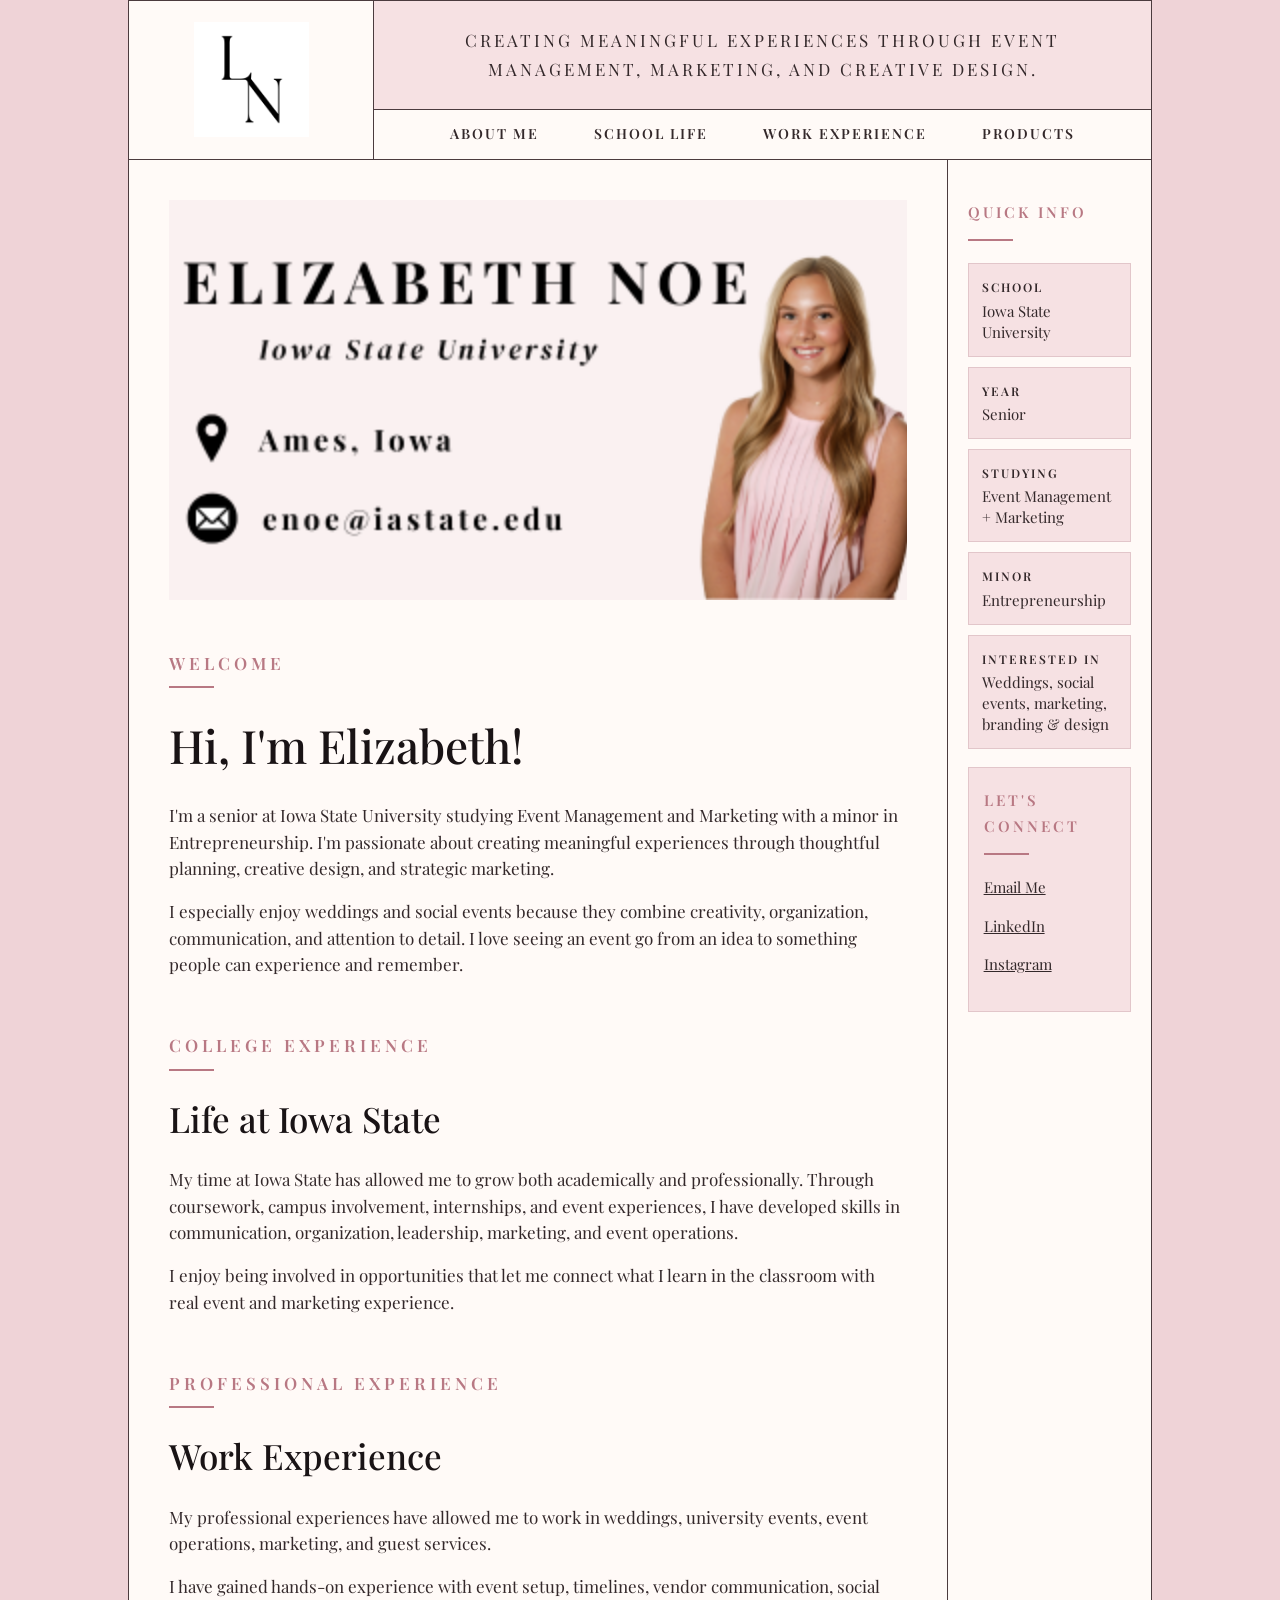
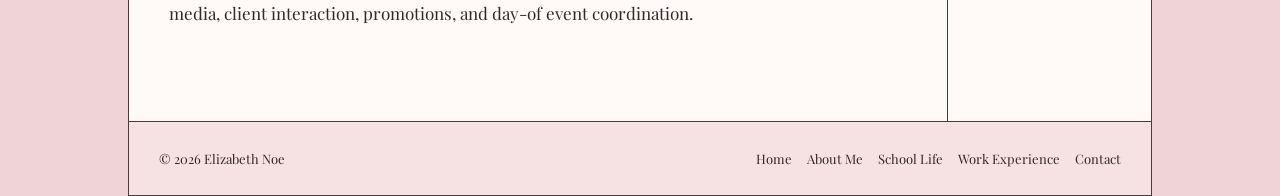
<file: index.html>
<!DOCTYPE html>
<html lang="en">

<head>
  <meta charset="UTF-8">
  <meta name="viewport" content="width=device-width, initial-scale=1.0">

  <title>Elizabeth Noe | Portfolio</title>

  <link rel="stylesheet" href="style.css">

  <link rel="preconnect" href="https://fonts.googleapis.com">
  <link rel="preconnect" href="https://fonts.gstatic.com" crossorigin>

  <link
    href="https://fonts.googleapis.com/css2?family=DM+Sans:wght@400;500;600&family=Playfair+Display:ital,wght@0,500;0,600;1,500&display=swap"
    rel="stylesheet"
  >
</head>


<body>

  <div class="site-wrapper">


    <!-- ======================
         TOP HEADER
    ======================= -->

    <header class="top-header">

      <!-- LOGO -->
      <div class="logo-area">
        <img src="logo.png" alt="Elizabeth Noe logo">
      </div>


      <!-- HEADER RIGHT -->
      <div class="header-right">

        <div class="tagline-area">
          <p>
            Creating meaningful experiences through event management,
            marketing, and creative design.
          </p>
        </div>

        <!-- JS navigation appears here -->
        <div id="navigation"></div>

      </div>

    </header>



    <!-- ======================
         MAIN CONTENT
    ======================= -->

    <div class="content-grid">


      <!-- CENTER CONTENT -->

      <main class="main-content">


        <!-- COVER IMAGE -->

        <div class="cover-image">

          <img
            src="cover-photo.png"
            alt="Elizabeth Noe portfolio cover"
          >

        </div>


        <!-- ABOUT ME -->

        <section id="about" class="content-section">

          <p class="section-label">
            WELCOME
          </p>

          <div class="short-line"></div>

          <h1>
            Hi, I'm Elizabeth!
          </h1>

          <p>
            I'm a senior at Iowa State University studying Event Management
            and Marketing with a minor in Entrepreneurship. I'm passionate
            about creating meaningful experiences through thoughtful
            planning, creative design, and strategic marketing.
          </p>

          <p>
            I especially enjoy weddings and social events because they
            combine creativity, organization, communication, and attention
            to detail. I love seeing an event go from an idea to something
            people can experience and remember.
          </p>

        </section>


        <!-- SCHOOL LIFE -->

        <section id="school" class="content-section">

          <p class="section-label">
            COLLEGE EXPERIENCE
          </p>

          <div class="short-line"></div>

          <h2>
            Life at Iowa State
          </h2>

          <p>
            My time at Iowa State has allowed me to grow both academically
            and professionally. Through coursework, campus involvement,
            internships, and event experiences, I have developed skills in
            communication, organization, leadership, marketing, and event
            operations.
          </p>

          <p>
            I enjoy being involved in opportunities that let me connect
            what I learn in the classroom with real event and marketing
            experience.
          </p>

        </section>



        <!-- WORK EXPERIENCE -->

        <section id="experience" class="content-section">

          <p class="section-label">
            PROFESSIONAL EXPERIENCE
          </p>

          <div class="short-line"></div>

          <h2>
            Work Experience
          </h2>

          <p>
            My professional experiences have allowed me to work in
            weddings, university events, event operations, marketing,
            and guest services.
          </p>

          <p>
            I have gained hands-on experience with event setup, timelines,
            vendor communication, social media, client interaction,
            promotions, and day-of event coordination.
          </p>

        </section>


      </main>



      <!-- RIGHT SIDEBAR -->

      <aside class="right-sidebar">


        <p class="sidebar-label">
          QUICK INFO
        </p>

        <div class="short-line"></div>


        <div class="info-card">

          <span>School</span>

          <p>
            Iowa State University
          </p>

        </div>


        <div class="info-card">

          <span>Year</span>

          <p>
            Senior
          </p>

        </div>


        <div class="info-card">

          <span>Studying</span>

          <p>
            Event Management + Marketing
          </p>

        </div>


        <div class="info-card">

          <span>Minor</span>

          <p>
            Entrepreneurship
          </p>

        </div>


        <div class="info-card">

          <span>Interested In</span>

          <p>
            Weddings, social events, marketing, branding & design
          </p>

        </div>



        <!-- CONNECT -->

        <div class="connect-card">

          <p class="sidebar-label">
            LET'S CONNECT
          </p>

          <div class="short-line"></div>

          <a href="mailto:enoe@iastate.edu">
            Email Me
          </a>

          <a href="#">
            LinkedIn
          </a>

          <a href="#">
            Instagram
          </a>

        </div>


      </aside>


    </div>



    <!-- ======================
         FOOTER
    ======================= -->

    <footer>

      <div>
        © 2026 Elizabeth Noe
      </div>

      <div class="footer-links">

        <a href="index.html">
          Home
        </a>

        <a href="#about">
          About Me
        </a>

        <a href="#school">
          School Life
        </a>

        <a href="#experience">
          Work Experience
        </a>

        <a href="mailto:enoe@iastate.edu">
          Contact
        </a>

      </div>

    </footer>


  </div>


  <script src="nav.js"></script>

</body>

</html>
</file>
<file: style.css>
/* =====================================
   COLOR PALETTE
===================================== */

:root {

  --outer-pink: #efd3d7;

  --very-light-pink: #fbf3f3;

  --light-pink: #f6e1e3;

  --soft-pink: #edcfd3;

  --rose: #b87883;

  --dark-rose: #985f69;

  --cream: #fffaf7;

  --white: #ffffff;

  --text: #33282a;

  --border: #4b3b3e;

}


/* =====================================
   BASIC PAGE SETTINGS
===================================== */

* {
  box-sizing: border-box;
}


html {
  scroll-behavior: smooth;
}


body {

  margin: 0;

  background-color: var(--outer-pink);

  color: var(--text);

  font-family: "DM Sans", sans-serif;

  line-height: 1.7;

}


/* =====================================
   MAIN SITE CONTAINER

   80% SITE WIDTH
   = 10% PINK EACH SIDE
===================================== */

.site-wrapper {

  width: 80%;

  margin: 0 auto;

  min-height: 100vh;

  background-color: var(--cream);

  border-left: 1px solid var(--border);

  border-right: 1px solid var(--border);

}


/* =====================================
   TOP HEADER
===================================== */

.top-header {

  display: grid;

  grid-template-columns: 24% 76%;

  border-top: 1px solid var(--border);

}


/* LOGO */

.logo-area {

  min-height: 150px;

  display: flex;

  align-items: center;

  justify-content: center;

  background-color: var(--cream);

  border-right: 1px solid var(--border);

  border-bottom: 1px solid var(--border);

}


.logo-area img {

  width: 115px;

  height: 115px;

  object-fit: contain;

}


/* RIGHT SIDE OF HEADER */

.header-right {

  display: flex;

  flex-direction: column;

}


.tagline-area {

  min-height: 100px;

  padding: 25px 45px;

  display: flex;

  align-items: center;

  justify-content: center;

  text-align: center;

  background-color: var(--light-pink);

  border-bottom: 1px solid var(--border);

}


.tagline-area p {

  max-width: 760px;

  margin: 0;

  color: var(--text);

  font-family: "Playfair Display", serif;

  font-size: 17px;

  letter-spacing: 3px;

  text-transform: uppercase;

  line-height: 1.7;

}


/* =====================================
   TOP NAVIGATION
===================================== */

.primary-nav {

  min-height: 50px;

  padding: 12px 20px;

  display: flex;

  align-items: center;

  justify-content: center;

  gap: 55px;

  background-color: var(--cream);

  border-bottom: 1px solid var(--border);

}


.primary-nav a {

  color: var(--text);

  text-decoration: none;

  font-family: "Playfair Display", serif;

  font-size: 14px;

  font-weight: 600;

  letter-spacing: 2px;

  text-transform: uppercase;

}


.primary-nav a:hover {

  color: var(--rose);

}


/* =====================================
   TWO COLUMN LAYOUT
===================================== */

.content-grid {

  display: grid;

  grid-template-columns: 80% 20%;

  align-items: stretch;

}


/* =====================================
   LEFT SIDEBAR
===================================== */

.left-sidebar {

  padding: 40px 25px;

  background-color: var(--cream);

  border-right: 1px solid var(--border);

}


.sidebar-label {

  margin: 0;

  color: var(--rose);

  font-family: "Playfair Display", serif;

  font-size: 15px;

  font-weight: 600;

  letter-spacing: 3px;

}


.short-line {

  width: 45px;

  height: 2px;

  margin: 14px 0 35px;

  background-color: var(--rose);

}


.left-sidebar > a {

  display: block;

  margin-bottom: 27px;

  color: var(--text);

  text-decoration: none;

  font-family: "Playfair Display", serif;

  font-size: 16px;

  letter-spacing: 1.6px;

  text-transform: uppercase;

}


.left-sidebar > a:hover {

  color: var(--rose);

}


.about-card {

  margin-top: 90px;

  padding: 22px;

  background-color: var(--light-pink);

  border: 1px solid #e3c4c9;

}


.about-card .short-line {

  margin-bottom: 22px;

}


.small-heading {

  margin: 0;

  color: var(--text);

  font-family: "Playfair Display", serif;

  font-size: 15px;

  letter-spacing: 3px;

  line-height: 1.7;

}


.about-card p:last-child {

  margin-bottom: 0;

  font-family: "Playfair Display", serif;

  font-size: 15px;

  line-height: 1.7;

}


/* =====================================
   CENTER CONTENT
===================================== */

.main-content {

  padding: 40px;

  background-color: var(--cream);

}


/* COVER PHOTO */

.cover-image {

  width: 100%;

  margin-bottom: 50px;

  overflow: hidden;

  height: 400px;

}


.cover-image img {

  display: block;

  width: 100%;

  height: 100%;

  object-fit: cover;

}


/* MAIN CONTENT */

.content-section {

  margin-bottom: 55px;

}


.section-label {

  margin: 0;

  color: var(--rose);

  font-family: "Playfair Display", serif;

  font-size: 16px;

  font-weight: 600;

  letter-spacing: 4px;

}


.content-section .short-line {

  margin: 10px 0 18px;

}


.content-section h1,
.content-section h2 {

  margin: 0 0 18px;

  color: #191315;

  font-family: "Playfair Display", serif;

  font-weight: 500;

}


.content-section h1 {

  font-size: 46px;

}


.content-section h2 {

  font-size: 35px;

}


.content-section p {

  font-family: "Playfair Display", serif;

  font-size: 17px;

  line-height: 1.55;

}


/* =====================================
   RIGHT SIDEBAR
===================================== */

.right-sidebar {

  padding: 40px 20px;

  background-color: var(--cream);

  border-left: 1px solid var(--border);

}


.right-sidebar .short-line {

  margin-bottom: 22px;

}


.info-card {

  margin-bottom: 10px;

  padding: 13px;

  background-color: var(--light-pink);

  border: 1px solid #e2c6ca;

}


.info-card span {

  display: block;

  margin-bottom: 3px;

  font-family: "Playfair Display", serif;

  font-size: 12px;

  font-weight: 600;

  letter-spacing: 2px;

  text-transform: uppercase;

}


.info-card p {

  margin: 0;

  font-family: "Playfair Display", serif;

  font-size: 15px;

  line-height: 1.4;

}


/* CONNECT */

.connect-card {

  margin-top: 18px;

  padding: 20px 15px;

  background-color: var(--light-pink);

  border: 1px solid #e2c6ca;

}


.connect-card .short-line {

  margin-bottom: 20px;

}


.connect-card a {

  display: block;

  margin: 13px 0;

  color: var(--text);

  font-family: "Playfair Display", serif;

  font-size: 15px;

}


.connect-card a:hover {

  color: var(--rose);

}


/* =====================================
   FOOTER
===================================== */

footer {

  min-height: 75px;

  padding: 20px 30px;

  display: flex;

  align-items: center;

  justify-content: space-between;

  background-color: var(--light-pink);

  border-top: 1px solid var(--border);

  border-bottom: 1px solid var(--border);

  font-family: "Playfair Display", serif;

  font-size: 13px;

}


.footer-links {

  display: flex;

  gap: 15px;

}


.footer-links a {

  color: var(--text);

  text-decoration: none;

}


.footer-links a:hover {

  color: var(--rose);

}


/* =====================================
   TABLET
===================================== */

@media (max-width: 1000px) {

  .site-wrapper {
    width: 90%;
  }

  .content-grid {

    grid-template-columns: 1fr;

  }

  .right-sidebar {

    border-left: none;

    border-top: 1px solid var(--border);

  }

}


/* =====================================
   MOBILE
===================================== */

@media (max-width: 700px) {

  .site-wrapper {

    width: 94%;

  }


  .top-header {

    grid-template-columns: 1fr;

  }


  .logo-area {

    border-right: none;

  }


  .tagline-area {

    padding: 20px;

  }


  .tagline-area p {

    font-size: 13px;

  }


  .primary-nav {

    flex-wrap: wrap;

    gap: 16px;

  }


  .content-grid {

    grid-template-columns: 1fr;

  }


  .left-sidebar,
  .right-sidebar {

    border: none;

    border-bottom: 1px solid var(--border);

  }


  .about-card {

    margin-top: 40px;

  }


  footer {

    flex-direction: column;

    gap: 12px;

    text-align: center;

  }


  .footer-links {

    flex-wrap: wrap;

    justify-content: center;

  }

  .cover-image {
    height: 300px;
    margin-bottom: 30px;
  }

}
/* =====================================
   PRODUCTS PAGE
===================================== */

.products-layout {
  background-color: var(--cream);
}

.products-main {
  padding: 55px 6%;
}

.products-intro {
  max-width: 700px;
  margin-bottom: 45px;
}

.products-intro h1 {
  margin: 0 0 18px;

  color: var(--text);

  font-family: "Playfair Display", serif;

  font-size: 48px;

  font-weight: 500;
}

.products-intro p:last-child {
  font-size: 16px;
  line-height: 1.7;
}


/* PRODUCT GRID */

.product-grid {
  display: grid;

  grid-template-columns: repeat(2, 1fr);

  gap: 30px;
}


/* PRODUCT CARD */

.product-card {
  background-color: var(--very-light-pink);

  border: 1px solid #dec3c8;

  transition: 0.25s;
}

.product-card:hover {
  transform: translateY(-5px);

  box-shadow: 0 10px 25px rgba(90, 60, 65, 0.10);
}


/* PRODUCT IMAGE */

.product-image {
  width: 100%;

  height: 260px;

  overflow: hidden;

  background-color: var(--light-pink);
}

.product-image img {
  width: 100%;

  height: 100%;

  object-fit: cover;

  transition: 0.4s;
}

.product-card:hover .product-image img {
  transform: scale(1.03);
}


/* PRODUCT TEXT */

.product-info {
  padding: 28px;
}

.product-category {
  margin: 0 0 6px;

  color: var(--rose);

  font-size: 10px;

  font-weight: 600;

  letter-spacing: 3px;
}

.product-info h2 {
  margin: 0 0 15px;

  color: var(--text);

  font-family: "Playfair Display", serif;

  font-size: 28px;

  font-weight: 500;
}

.product-info p {
  font-size: 14px;

  line-height: 1.7;
}


/* BUTTON */

.product-button {
  display: inline-block;

  margin-top: 10px;

  padding: 10px 20px;

  background-color: var(--rose);

  color: white;

  text-decoration: none;

  font-size: 11px;

  font-weight: 600;

  letter-spacing: 1.5px;

  text-transform: uppercase;

  transition: 0.25s;
}

.product-button:hover {
  background-color: var(--dark-rose);
}


/* MOBILE */

@media (max-width: 800px) {

  .product-grid {
    grid-template-columns: 1fr;
  }

  .products-main {
    padding: 40px 25px;
  }

  .products-intro h1 {
    font-size: 38px;
  }

}
</file>
